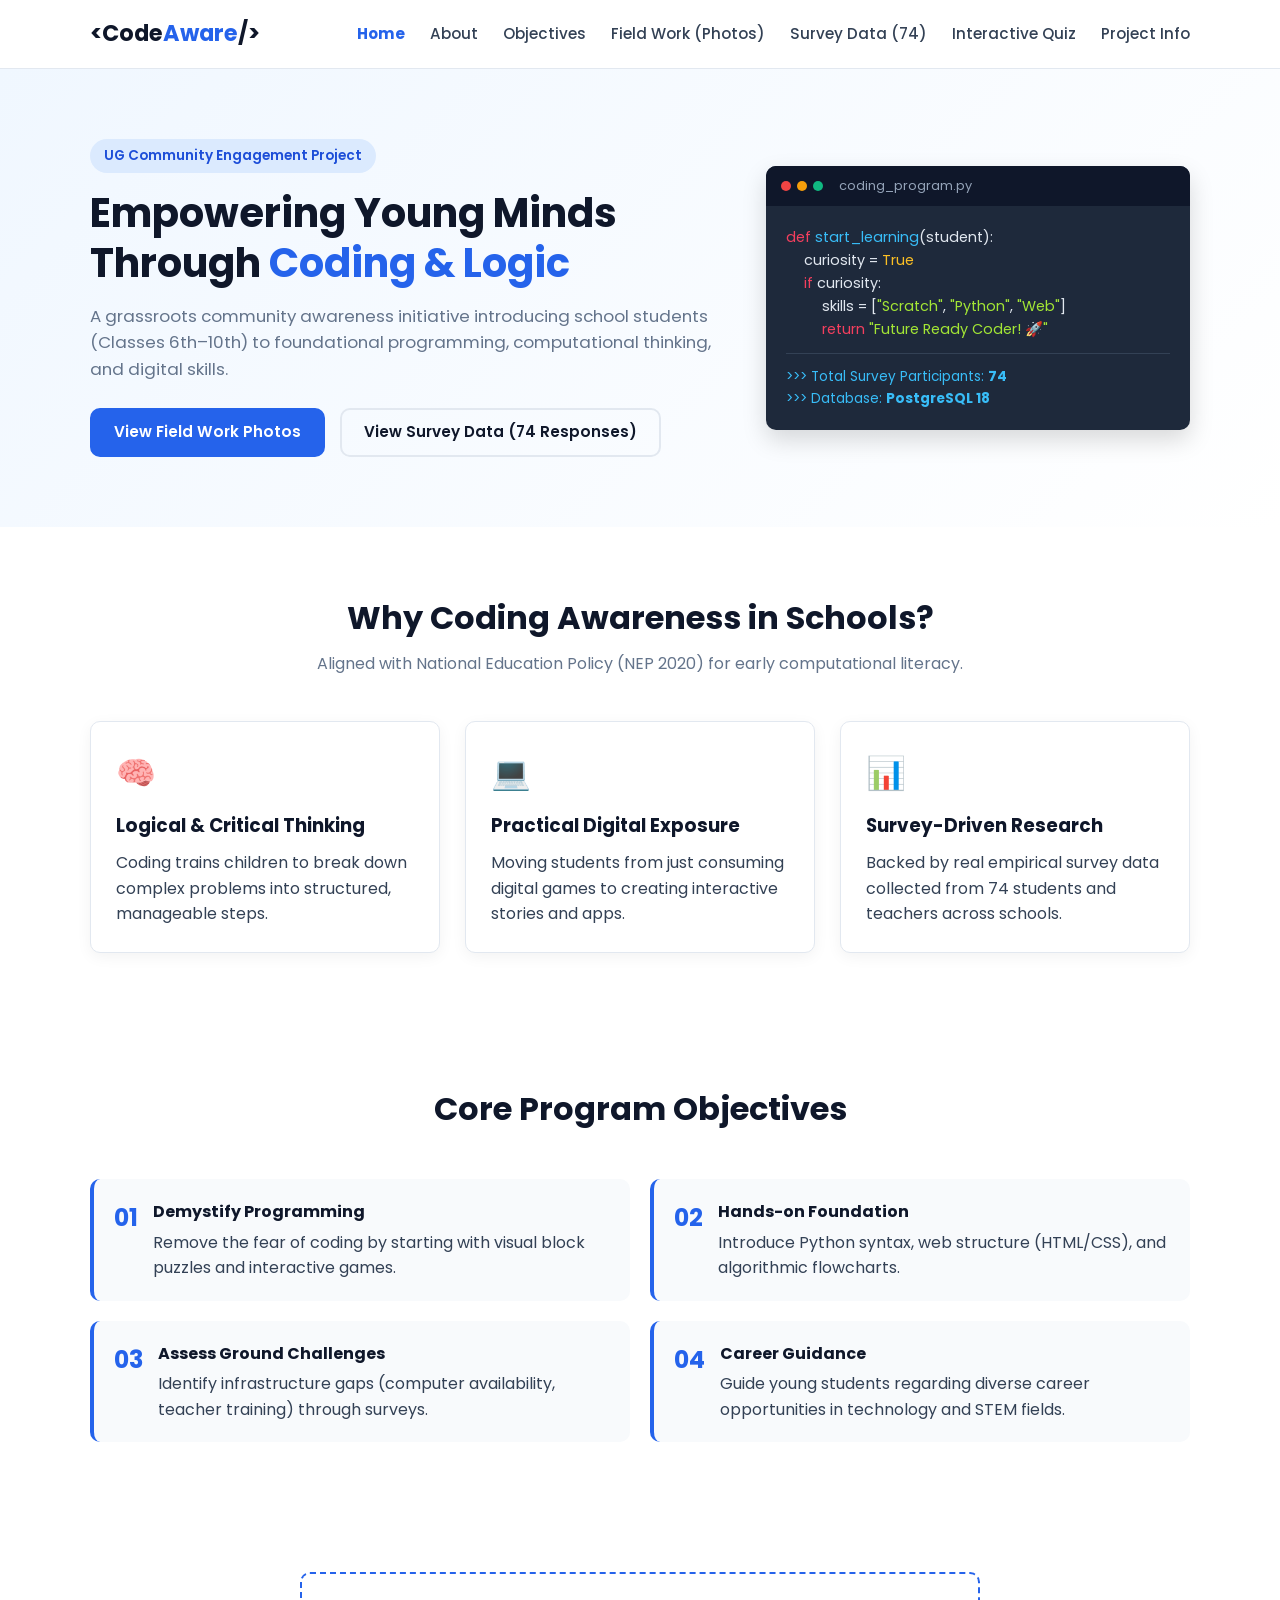
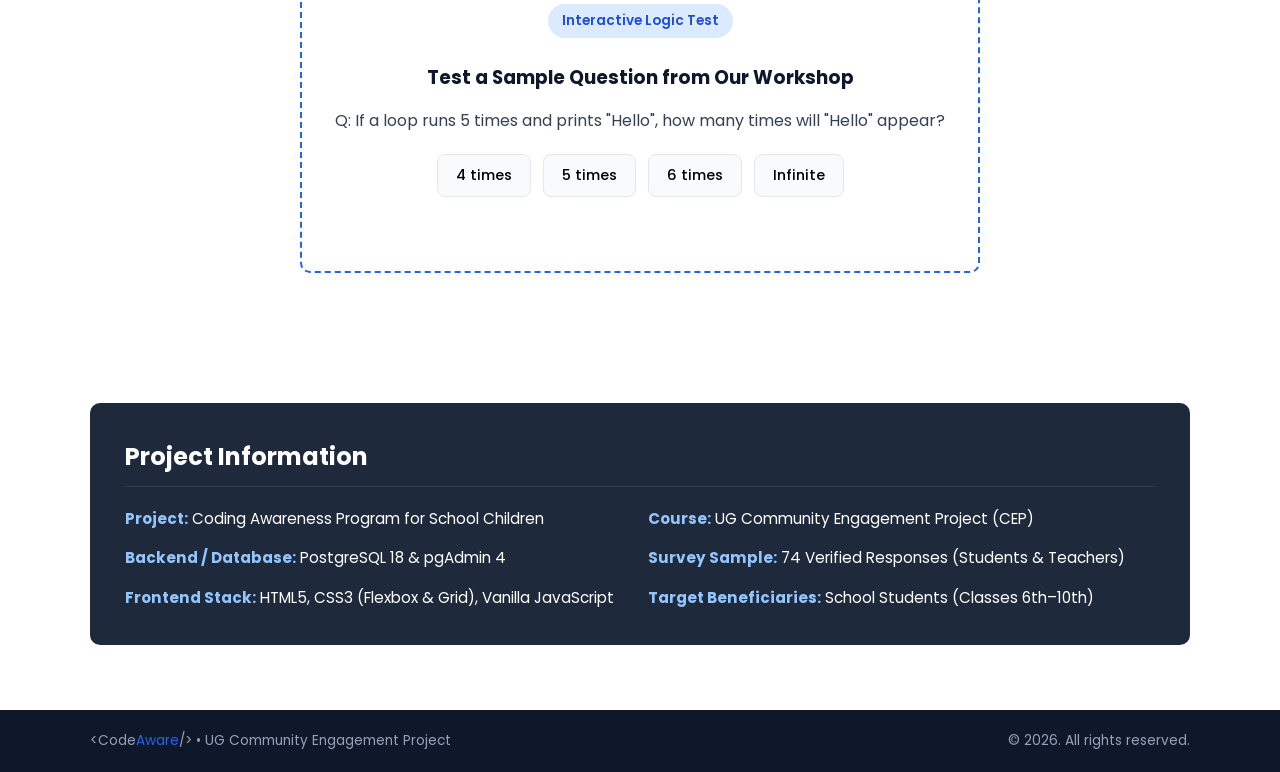
<file: index.html>
<!DOCTYPE html>
<html lang="en">
<head>
    <meta charset="UTF-8">
    <meta name="viewport" content="width=device-width, initial-scale=1.0">
    <title>Coding Awareness Program for School Children | UG CEP</title>
    <link rel="stylesheet" href="style.css">
    <!-- Clean Google Font -->
    <link rel="preconnect" href="https://fonts.googleapis.com">
    <link rel="preconnect" href="https://fonts.gstatic.com" crossorigin>
    <link href="https://fonts.googleapis.com/css2?family=Poppins:wght@300;400;500;600;700&display=swap" rel="stylesheet">
</head>
<body>

    <!-- ================= NAVBAR ================= -->
    <header class="navbar">
        <div class="container nav-content">
            <a href="index.html" class="logo">&lt;Code<span>Aware</span>/&gt;</a>
            <nav>
                <ul class="nav-links">
                    <li><a href="index.html" class="active-nav">Home</a></li>
                    <li><a href="#about">About</a></li>
                    <li><a href="#objectives">Objectives</a></li>
                    <li><a href="gallery.html">Field Work (Photos)</a></li>
                    <li><a href="survey.html">Survey Data (74)</a></li>
                    <li><a href="#quiz">Interactive Quiz</a></li>
                    <li><a href="#project-info">Project Info</a></li>
                </ul>
            </nav>
        </div>
    </header>

    <!-- ================= HERO SECTION ================= -->
    <section class="hero" id="hero">
        <div class="container hero-grid">
            <div class="hero-text">
                <span class="badge">UG Community Engagement Project</span>
                <h1>Empowering Young Minds Through <span>Coding & Logic</span></h1>
                <p>
                    A grassroots community awareness initiative introducing school students (Classes 6th–10th) to foundational programming, computational thinking, and digital skills.
                </p>
                <div class="hero-btns">
                    <a href="gallery.html" class="btn btn-primary">View Field Work Photos</a>
                    <a href="survey.html" class="btn btn-outline">View Survey Data (74 Responses)</a>
                </div>
            </div>
            <div class="hero-card">
                <div class="terminal-box">
                    <div class="terminal-header">
                        <span class="dot red"></span>
                        <span class="dot yellow"></span>
                        <span class="dot green"></span>
                        <span class="file-name">coding_program.py</span>
                    </div>
                    <div class="terminal-body">
                        <p><span class="keyword">def</span> <span class="func">start_learning</span>(student):</p>
                        <p class="indent-1">curiosity = <span class="val">True</span></p>
                        <p class="indent-1"><span class="keyword">if</span> curiosity:</p>
                        <p class="indent-2">skills = [<span class="str">"Scratch"</span>, <span class="str">"Python"</span>, <span class="str">"Web"</span>]</p>
                        <p class="indent-2"><span class="keyword">return</span> <span class="str">"Future Ready Coder! 🚀"</span></p>
                        <hr>
                        <p class="output-text">&gt;&gt;&gt; Total Survey Participants: <strong>74</strong></p>
                        <p class="output-text">&gt;&gt;&gt; Database: <strong>PostgreSQL 18</strong></p>
                    </div>
                </div>
            </div>
        </div>
    </section>

    <!-- ================= ABOUT SECTION ================= -->
    <section class="about" id="about">
        <div class="container">
            <div class="section-title">
                <h2>Why Coding Awareness in Schools?</h2>
                <p>Aligned with National Education Policy (NEP 2020) for early computational literacy.</p>
            </div>
            <div class="grid-3">
                <div class="card">
                    <div class="card-icon">🧠</div>
                    <h3>Logical &amp; Critical Thinking</h3>
                    <p>Coding trains children to break down complex problems into structured, manageable steps.</p>
                </div>
                <div class="card">
                    <div class="card-icon">💻</div>
                    <h3>Practical Digital Exposure</h3>
                    <p>Moving students from just consuming digital games to creating interactive stories and apps.</p>
                </div>
                <div class="card">
                    <div class="card-icon">📊</div>
                    <h3>Survey-Driven Research</h3>
                    <p>Backed by real empirical survey data collected from 74 students and teachers across schools.</p>
                </div>
            </div>
        </div>
    </section>

    <!-- ================= OBJECTIVES ================= -->
    <section class="objectives" id="objectives">
        <div class="container">
            <div class="section-title">
                <h2>Core Program Objectives</h2>
            </div>
            <div class="obj-grid">
                <div class="obj-card">
                    <div class="obj-no">01</div>
                    <div>
                        <h4>Demystify Programming</h4>
                        <p>Remove the fear of coding by starting with visual block puzzles and interactive games.</p>
                    </div>
                </div>
                <div class="obj-card">
                    <div class="obj-no">02</div>
                    <div>
                        <h4>Hands-on Foundation</h4>
                        <p>Introduce Python syntax, web structure (HTML/CSS), and algorithmic flowcharts.</p>
                    </div>
                </div>
                <div class="obj-card">
                    <div class="obj-no">03</div>
                    <div>
                        <h4>Assess Ground Challenges</h4>
                        <p>Identify infrastructure gaps (computer availability, teacher training) through surveys.</p>
                    </div>
                </div>
                <div class="obj-card">
                    <div class="obj-no">04</div>
                    <div>
                        <h4>Career Guidance</h4>
                        <p>Guide young students regarding diverse career opportunities in technology and STEM fields.</p>
                    </div>
                </div>
            </div>
        </div>
    </section>

    <!-- ================= INTERACTIVE MINI QUIZ ================= -->
    <section class="quiz-section" id="quiz">
        <div class="container">
            <div class="quiz-box">
                <span class="badge">Interactive Logic Test</span>
                <h3>Test a Sample Question from Our Workshop</h3>
                <p id="quizQuestion">Q: If a loop runs 5 times and prints "Hello", how many times will "Hello" appear?</p>
                <div class="quiz-options">
                    <button class="quiz-btn" onclick="checkAnswer(this, false)">4 times</button>
                    <button class="quiz-btn" onclick="checkAnswer(this, true)">5 times</button>
                    <button class="quiz-btn" onclick="checkAnswer(this, false)">6 times</button>
                    <button class="quiz-btn" onclick="checkAnswer(this, false)">Infinite</button>
                </div>
                <div id="quizResult" class="quiz-result"></div>
            </div>
        </div>
    </section>

    <!-- ================= PROJECT INFO / TEAM ================= -->
    <section class="project-info" id="project-info">
        <div class="container">
            <div class="info-box">
                <h2>Project Information</h2>
                <div class="info-grid">
                    <div><strong>Project:</strong> Coding Awareness Program for School Children</div>
                    <div><strong>Course:</strong> UG Community Engagement Project (CEP)</div>
                    <div><strong>Backend / Database:</strong> PostgreSQL 18 &amp; pgAdmin 4</div>
                    <div><strong>Survey Sample:</strong> 74 Verified Responses (Students &amp; Teachers)</div>
                    <div><strong>Frontend Stack:</strong> HTML5, CSS3 (Flexbox &amp; Grid), Vanilla JavaScript</div>
                    <div><strong>Target Beneficiaries:</strong> School Students (Classes 6th–10th)</div>
                </div>
            </div>
        </div>
    </section>

    <!-- ================= FOOTER ================= -->
    <footer class="footer">
        <div class="container footer-content">
            <p>&lt;Code<span>Aware</span>/&gt; • UG Community Engagement Project</p>
            <p>&copy; 2026. All rights reserved.</p>
        </div>
    </footer>

    <script src="script.js"></script>
</body>
</html>
</file>
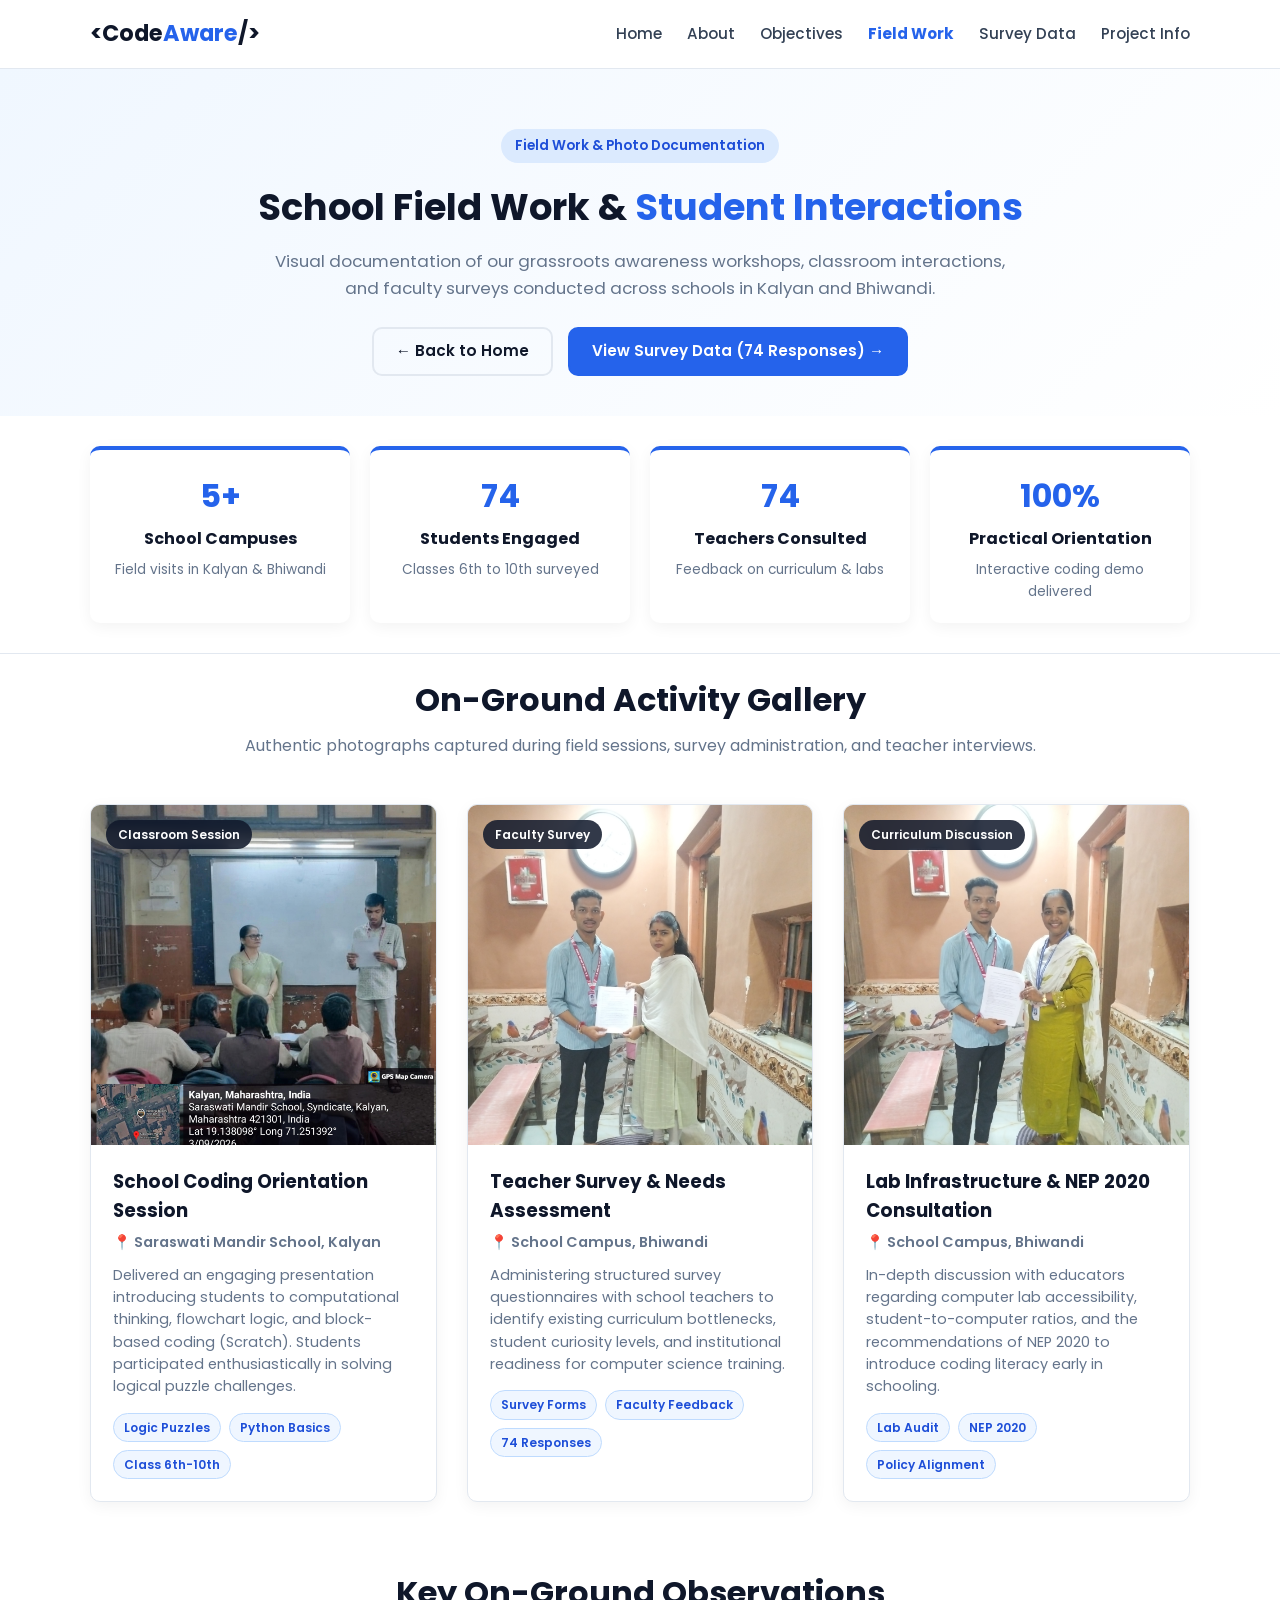
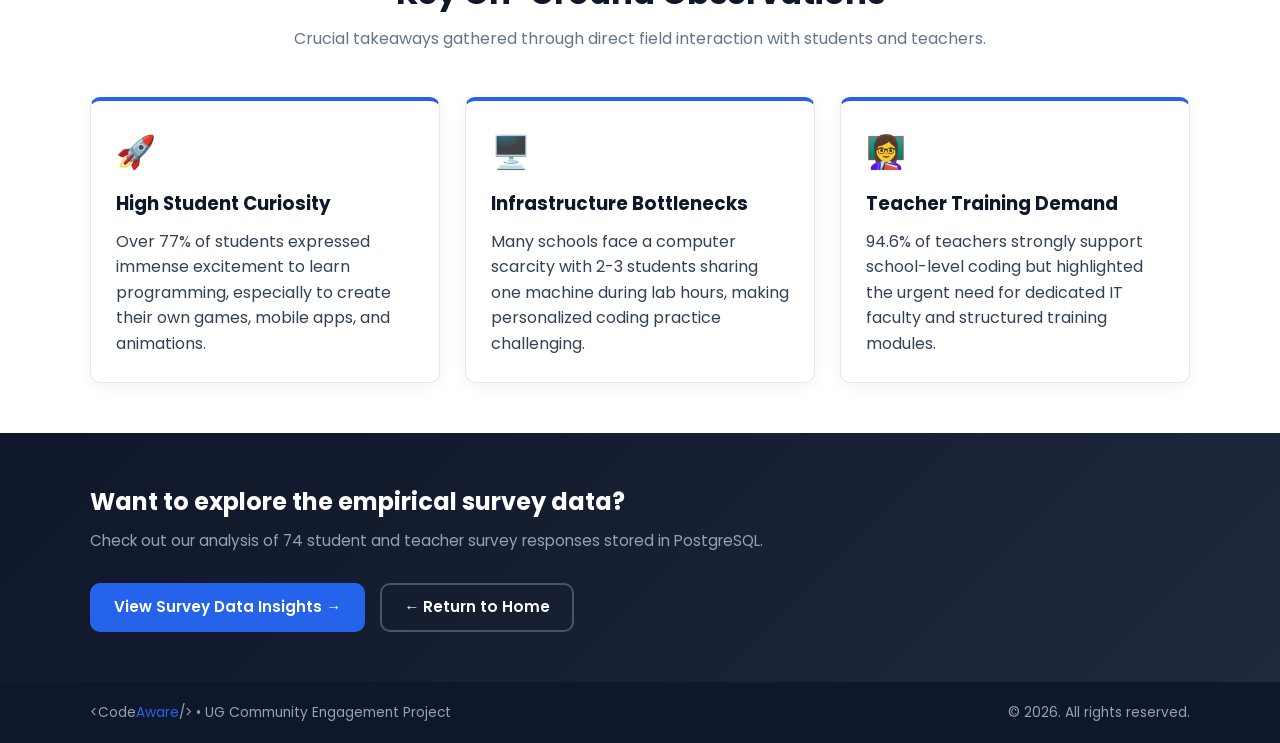
<file: gallery.html>
<!DOCTYPE html>
<html lang="en">
<head>
    <meta charset="UTF-8">
    <meta name="viewport" content="width=device-width, initial-scale=1.0">
    <title>Field Work Photos & Gallery | Coding Awareness Program</title>
    <link rel="stylesheet" href="style.css">
    <!-- Clean Google Font -->
    <link rel="preconnect" href="https://fonts.googleapis.com">
    <link rel="preconnect" href="https://fonts.gstatic.com" crossorigin>
    <link href="https://fonts.googleapis.com/css2?family=Poppins:wght@300;400;500;600;700&display=swap" rel="stylesheet">
</head>
<body>

    <!-- ================= NAVBAR ================= -->
    <header class="navbar">
        <div class="container nav-content">
            <a href="index.html" class="logo">&lt;Code<span>Aware</span>/&gt;</a>
            <nav>
                <ul class="nav-links">
                    <li><a href="index.html">Home</a></li>
                    <li><a href="index.html#about">About</a></li>
                    <li><a href="index.html#objectives">Objectives</a></li>
                    <li><a href="gallery.html" class="active-nav">Field Work</a></li>
                    <li><a href="survey.html">Survey Data</a></li>
                    <li><a href="index.html#project-info">Project Info</a></li>
                </ul>
            </nav>
        </div>
    </header>

    <!-- ================= PAGE HERO HEADER ================= -->
    <section class="page-header">
        <div class="container">
            <span class="badge">Field Work &amp; Photo Documentation</span>
            <h1>School Field Work &amp; <span>Student Interactions</span></h1>
            <p>
                Visual documentation of our grassroots awareness workshops, classroom interactions, and faculty surveys conducted across schools in Kalyan and Bhiwandi.
            </p>
            <div class="header-actions">
                <a href="index.html" class="btn btn-outline">← Back to Home</a>
                <a href="survey.html" class="btn btn-primary">View Survey Data (74 Responses) →</a>
            </div>
        </div>
    </section>

    <!-- ================= FIELD WORK STATS ================= -->
    <section class="field-stats-section">
        <div class="container">
            <div class="grid-4">
                <div class="stat-card mini">
                    <div class="stat-number">5+</div>
                    <h4>School Campuses</h4>
                    <p>Field visits in Kalyan &amp; Bhiwandi</p>
                </div>
                <div class="stat-card mini">
                    <div class="stat-number">74</div>
                    <h4>Students Engaged</h4>
                    <p>Classes 6th to 10th surveyed</p>
                </div>
                <div class="stat-card mini">
                    <div class="stat-number">74</div>
                    <h4>Teachers Consulted</h4>
                    <p>Feedback on curriculum &amp; labs</p>
                </div>
                <div class="stat-card mini">
                    <div class="stat-number">100%</div>
                    <h4>Practical Orientation</h4>
                    <p>Interactive coding demo delivered</p>
                </div>
            </div>
        </div>
    </section>

    <!-- ================= PHOTO GALLERY ================= -->
    <section class="gallery-section" style="padding-top: 20px;">
        <div class="container">
            <div class="section-title">
                <h2>On-Ground Activity Gallery</h2>
                <p>Authentic photographs captured during field sessions, survey administration, and teacher interviews.</p>
            </div>

            <div class="gallery-grid">
                <!-- Photo Card 1 -->
                <div class="gallery-card">
                    <div class="gallery-img-wrap">
                        <img src="school_session_kalyan.jpg" alt="Coding Awareness Session in Kalyan School">
                        <span class="gallery-badge">Classroom Session</span>
                    </div>
                    <div class="gallery-body">
                        <h3>School Coding Orientation Session</h3>
                        <p class="gallery-location">📍 Saraswati Mandir School, Kalyan</p>
                        <p>
                            Delivered an engaging presentation introducing students to computational thinking, flowchart logic, and block-based coding (Scratch). Students participated enthusiastically in solving logical puzzle challenges.
                        </p>
                        <div class="gallery-tags">
                            <span class="tag">Logic Puzzles</span>
                            <span class="tag">Python Basics</span>
                            <span class="tag">Class 6th-10th</span>
                        </div>
                    </div>
                </div>

                <!-- Photo Card 2 -->
                <div class="gallery-card">
                    <div class="gallery-img-wrap">
                        <img src="teacher_survey_bhiwandi_1.jpg" alt="Teacher Survey Interaction in Bhiwandi">
                        <span class="gallery-badge">Faculty Survey</span>
                    </div>
                    <div class="gallery-body">
                        <h3>Teacher Survey &amp; Needs Assessment</h3>
                        <p class="gallery-location">📍 School Campus, Bhiwandi</p>
                        <p>
                            Administering structured survey questionnaires with school teachers to identify existing curriculum bottlenecks, student curiosity levels, and institutional readiness for computer science training.
                        </p>
                        <div class="gallery-tags">
                            <span class="tag">Survey Forms</span>
                            <span class="tag">Faculty Feedback</span>
                            <span class="tag">74 Responses</span>
                        </div>
                    </div>
                </div>

                <!-- Photo Card 3 -->
                <div class="gallery-card">
                    <div class="gallery-img-wrap">
                        <img src="teacher_survey_bhiwandi_2.jpg" alt="Faculty Interaction & Discussion in Bhiwandi">
                        <span class="gallery-badge">Curriculum Discussion</span>
                    </div>
                    <div class="gallery-body">
                        <h3>Lab Infrastructure &amp; NEP 2020 Consultation</h3>
                        <p class="gallery-location">📍 School Campus, Bhiwandi</p>
                        <p>
                            In-depth discussion with educators regarding computer lab accessibility, student-to-computer ratios, and the recommendations of NEP 2020 to introduce coding literacy early in schooling.
                        </p>
                        <div class="gallery-tags">
                            <span class="tag">Lab Audit</span>
                            <span class="tag">NEP 2020</span>
                            <span class="tag">Policy Alignment</span>
                        </div>
                    </div>
                </div>
            </div>
        </div>
    </section>

    <!-- ================= FIELD OBSERVATIONS & FINDINGS ================= -->
    <section class="observations-section">
        <div class="container">
            <div class="section-title">
                <h2>Key On-Ground Observations</h2>
                <p>Crucial takeaways gathered through direct field interaction with students and teachers.</p>
            </div>

            <div class="grid-3">
                <div class="card observation-card">
                    <div class="card-icon">🚀</div>
                    <h3>High Student Curiosity</h3>
                    <p>Over 77% of students expressed immense excitement to learn programming, especially to create their own games, mobile apps, and animations.</p>
                </div>

                <div class="card observation-card">
                    <div class="card-icon">🖥️</div>
                    <h3>Infrastructure Bottlenecks</h3>
                    <p>Many schools face a computer scarcity with 2-3 students sharing one machine during lab hours, making personalized coding practice challenging.</p>
                </div>

                <div class="card observation-card">
                    <div class="card-icon">👩‍🏫</div>
                    <h3>Teacher Training Demand</h3>
                    <p>94.6% of teachers strongly support school-level coding but highlighted the urgent need for dedicated IT faculty and structured training modules.</p>
                </div>
            </div>
        </div>
    </section>

    <!-- ================= BOTTOM NAVIGATION CTA ================= -->
    <section class="cta-banner">
        <div class="container cta-content">
            <div>
                <h3>Want to explore the empirical survey data?</h3>
                <p>Check out our analysis of 74 student and teacher survey responses stored in PostgreSQL.</p>
            </div>
            <div class="cta-btns">
                <a href="survey.html" class="btn btn-primary">View Survey Data Insights →</a>
                <a href="index.html" class="btn btn-outline-white">← Return to Home</a>
            </div>
        </div>
    </section>

    <!-- ================= FOOTER ================= -->
    <footer class="footer">
        <div class="container footer-content">
            <p>&lt;Code<span>Aware</span>/&gt; • UG Community Engagement Project</p>
            <p>&copy; 2026. All rights reserved.</p>
        </div>
    </footer>

</body>
</html>
</file>
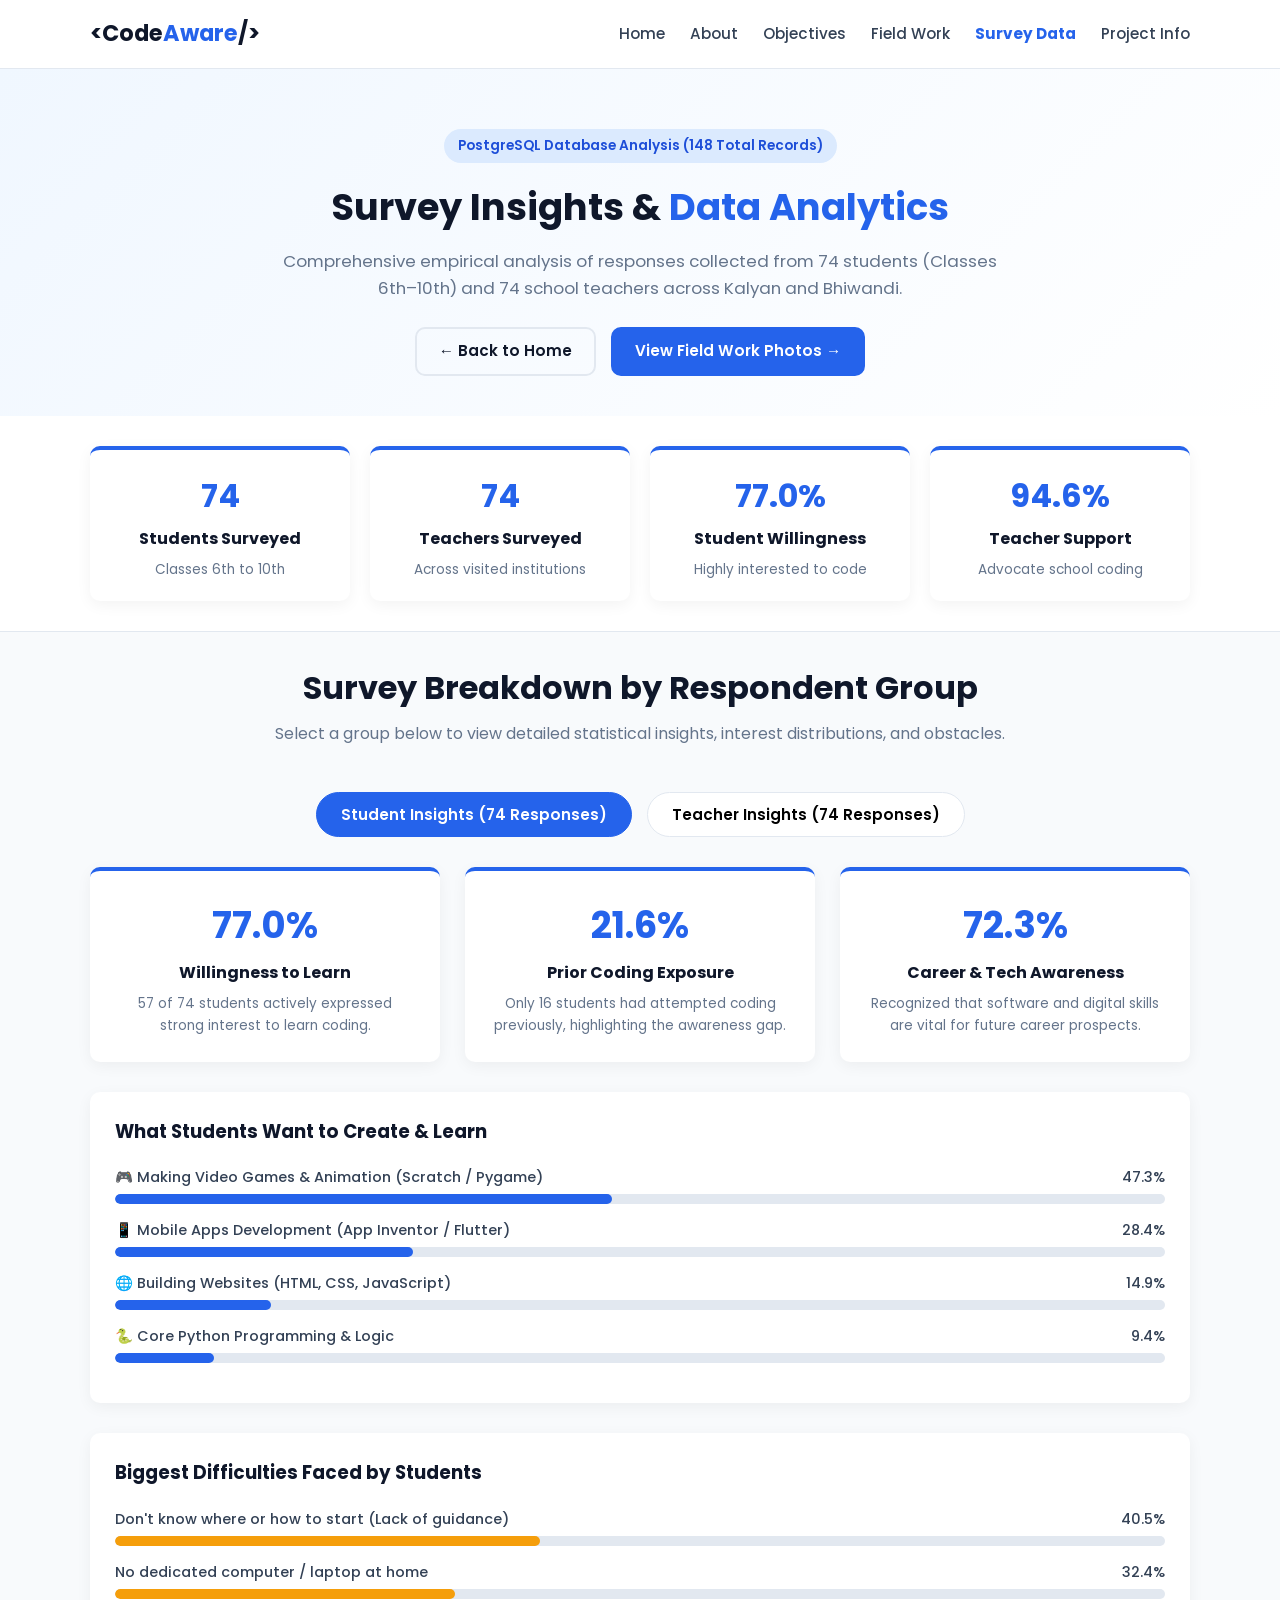
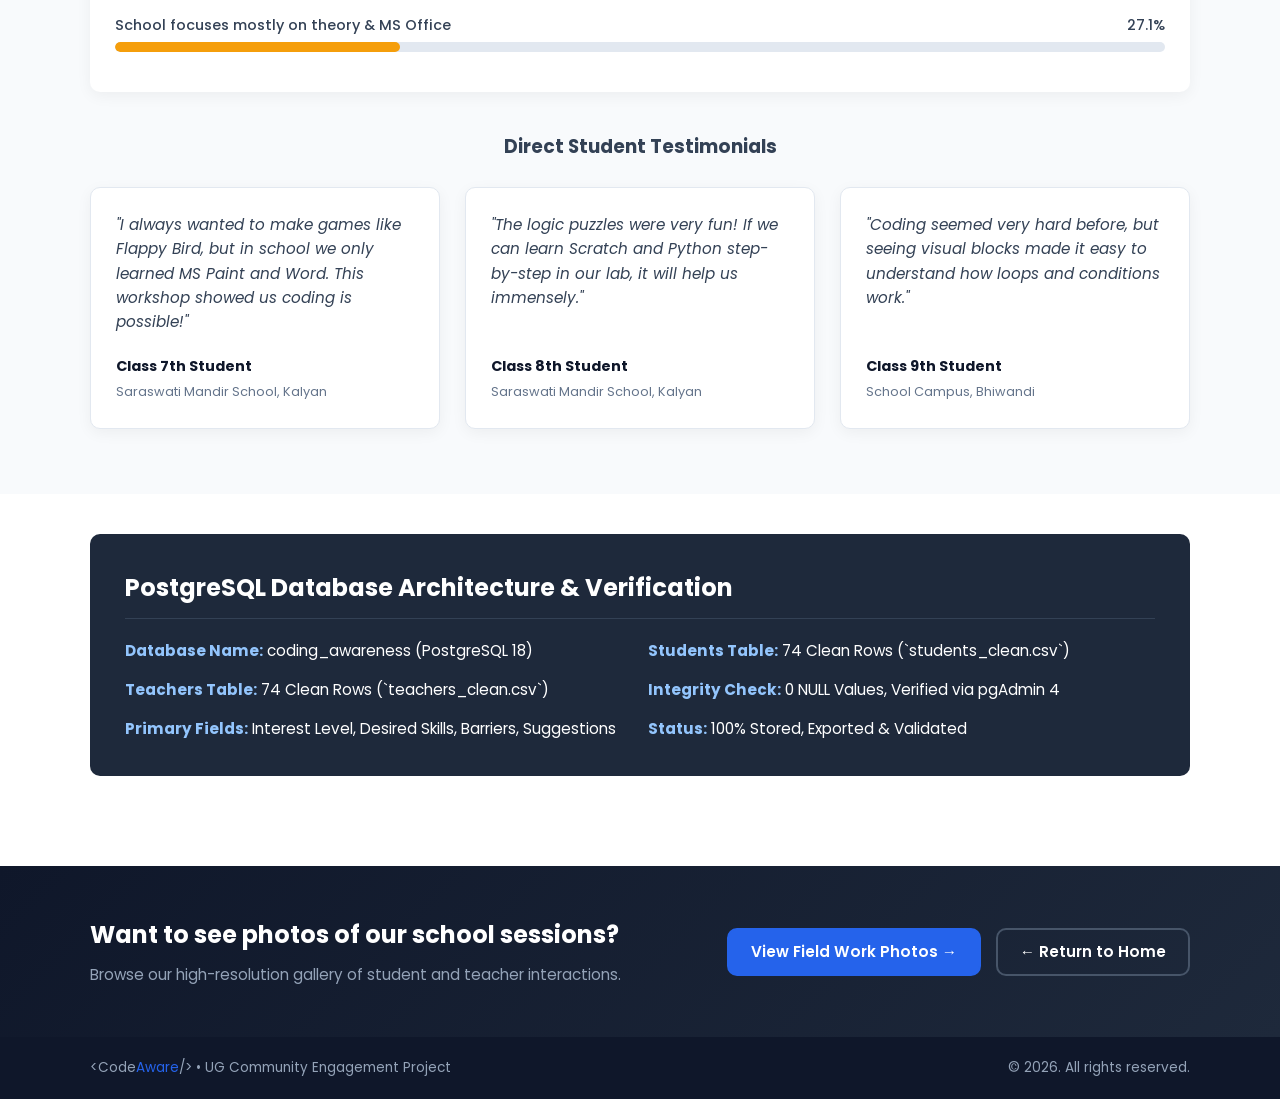
<file: survey.html>
<!DOCTYPE html>
<html lang="en">
<head>
    <meta charset="UTF-8">
    <meta name="viewport" content="width=device-width, initial-scale=1.0">
    <title>Survey Insights & Data Analytics | Coding Awareness Program</title>
    <link rel="stylesheet" href="style.css">
    <!-- Clean Google Font -->
    <link rel="preconnect" href="https://fonts.googleapis.com">
    <link rel="preconnect" href="https://fonts.gstatic.com" crossorigin>
    <link href="https://fonts.googleapis.com/css2?family=Poppins:wght@300;400;500;600;700&display=swap" rel="stylesheet">
</head>
<body>

    <!-- ================= NAVBAR ================= -->
    <header class="navbar">
        <div class="container nav-content">
            <a href="index.html" class="logo">&lt;Code<span>Aware</span>/&gt;</a>
            <nav>
                <ul class="nav-links">
                    <li><a href="index.html">Home</a></li>
                    <li><a href="index.html#about">About</a></li>
                    <li><a href="index.html#objectives">Objectives</a></li>
                    <li><a href="gallery.html">Field Work</a></li>
                    <li><a href="survey.html" class="active-nav">Survey Data</a></li>
                    <li><a href="index.html#project-info">Project Info</a></li>
                </ul>
            </nav>
        </div>
    </header>

    <!-- ================= PAGE HERO HEADER ================= -->
    <section class="page-header">
        <div class="container">
            <span class="badge">PostgreSQL Database Analysis (148 Total Records)</span>
            <h1>Survey Insights &amp; <span>Data Analytics</span></h1>
            <p>
                Comprehensive empirical analysis of responses collected from 74 students (Classes 6th–10th) and 74 school teachers across Kalyan and Bhiwandi.
            </p>
            <div class="header-actions">
                <a href="index.html" class="btn btn-outline">← Back to Home</a>
                <a href="gallery.html" class="btn btn-primary">View Field Work Photos →</a>
            </div>
        </div>
    </section>

    <!-- ================= TOP SUMMARY METRICS ================= -->
    <section class="field-stats-section">
        <div class="container">
            <div class="grid-4">
                <div class="stat-card mini">
                    <div class="stat-number">74</div>
                    <h4>Students Surveyed</h4>
                    <p>Classes 6th to 10th</p>
                </div>
                <div class="stat-card mini">
                    <div class="stat-number">74</div>
                    <h4>Teachers Surveyed</h4>
                    <p>Across visited institutions</p>
                </div>
                <div class="stat-card mini">
                    <div class="stat-number">77.0%</div>
                    <h4>Student Willingness</h4>
                    <p>Highly interested to code</p>
                </div>
                <div class="stat-card mini">
                    <div class="stat-number">94.6%</div>
                    <h4>Teacher Support</h4>
                    <p>Advocate school coding</p>
                </div>
            </div>
        </div>
    </section>

    <!-- ================= MAIN SURVEY DATA SECTION ================= -->
    <section class="survey" style="padding-top: 30px;">
        <div class="container">
            <div class="section-title">
                <h2>Survey Breakdown by Respondent Group</h2>
                <p>Select a group below to view detailed statistical insights, interest distributions, and obstacles.</p>
            </div>

            <!-- Tab Switcher -->
            <div class="tab-buttons">
                <button class="tab-btn active" id="btnStudents" onclick="showSurveyTab('students')">Student Insights (74 Responses)</button>
                <button class="tab-btn" id="btnTeachers" onclick="showSurveyTab('teachers')">Teacher Insights (74 Responses)</button>
            </div>

            <!-- ================= STUDENT INSIGHTS PANEL ================= -->
            <div id="studentsPanel" class="tab-panel active">
                <div class="grid-3 stats-row">
                    <div class="stat-card">
                        <div class="stat-number">77.0%</div>
                        <h4>Willingness to Learn</h4>
                        <p>57 of 74 students actively expressed strong interest to learn coding.</p>
                    </div>
                    <div class="stat-card">
                        <div class="stat-number">21.6%</div>
                        <h4>Prior Coding Exposure</h4>
                        <p>Only 16 students had attempted coding previously, highlighting the awareness gap.</p>
                    </div>
                    <div class="stat-card">
                        <div class="stat-number">72.3%</div>
                        <h4>Career &amp; Tech Awareness</h4>
                        <p>Recognized that software and digital skills are vital for future career prospects.</p>
                    </div>
                </div>

                <!-- Student Topic Preferences -->
                <div class="progress-section">
                    <h3>What Students Want to Create &amp; Learn</h3>
                    <div class="bar-group">
                        <div class="bar-label"><span>🎮 Making Video Games &amp; Animation (Scratch / Pygame)</span><span>47.3%</span></div>
                        <div class="bar-bg"><div class="bar-fill" style="width: 47.3%;"></div></div>
                    </div>
                    <div class="bar-group">
                        <div class="bar-label"><span>📱 Mobile Apps Development (App Inventor / Flutter)</span><span>28.4%</span></div>
                        <div class="bar-bg"><div class="bar-fill" style="width: 28.4%;"></div></div>
                    </div>
                    <div class="bar-group">
                        <div class="bar-label"><span>🌐 Building Websites (HTML, CSS, JavaScript)</span><span>14.9%</span></div>
                        <div class="bar-bg"><div class="bar-fill" style="width: 14.9%;"></div></div>
                    </div>
                    <div class="bar-group">
                        <div class="bar-label"><span>🐍 Core Python Programming &amp; Logic</span><span>9.4%</span></div>
                        <div class="bar-bg"><div class="bar-fill" style="width: 9.4%;"></div></div>
                    </div>
                </div>

                <!-- Student Barriers -->
                <div class="progress-section">
                    <h3>Biggest Difficulties Faced by Students</h3>
                    <div class="bar-group">
                        <div class="bar-label"><span>Don't know where or how to start (Lack of guidance)</span><span>40.5%</span></div>
                        <div class="bar-bg"><div class="bar-fill orange" style="width: 40.5%;"></div></div>
                    </div>
                    <div class="bar-group">
                        <div class="bar-label"><span>No dedicated computer / laptop at home</span><span>32.4%</span></div>
                        <div class="bar-bg"><div class="bar-fill orange" style="width: 32.4%;"></div></div>
                    </div>
                    <div class="bar-group">
                        <div class="bar-label"><span>School focuses mostly on theory &amp; MS Office</span><span>27.1%</span></div>
                        <div class="bar-bg"><div class="bar-fill orange" style="width: 27.1%;"></div></div>
                    </div>
                </div>

                <!-- Student Feedback Quotes -->
                <div class="section-title" style="margin-top: 40px; margin-bottom: 25px;">
                    <h3>Direct Student Testimonials</h3>
                </div>
                <div class="grid-3">
                    <div class="quote-card">
                        <p class="quote-text">"I always wanted to make games like Flappy Bird, but in school we only learned MS Paint and Word. This workshop showed us coding is possible!"</p>
                        <div class="quote-author">
                            <strong>Class 7th Student</strong>
                            <span>Saraswati Mandir School, Kalyan</span>
                        </div>
                    </div>
                    <div class="quote-card">
                        <p class="quote-text">"The logic puzzles were very fun! If we can learn Scratch and Python step-by-step in our lab, it will help us immensely."</p>
                        <div class="quote-author">
                            <strong>Class 8th Student</strong>
                            <span>Saraswati Mandir School, Kalyan</span>
                        </div>
                    </div>
                    <div class="quote-card">
                        <p class="quote-text">"Coding seemed very hard before, but seeing visual blocks made it easy to understand how loops and conditions work."</p>
                        <div class="quote-author">
                            <strong>Class 9th Student</strong>
                            <span>School Campus, Bhiwandi</span>
                        </div>
                    </div>
                </div>
            </div>

            <!-- ================= TEACHER INSIGHTS PANEL ================= -->
            <div id="teachersPanel" class="tab-panel">
                <div class="grid-3 stats-row">
                    <div class="stat-card">
                        <div class="stat-number">94.6%</div>
                        <h4>Advocate School Coding</h4>
                        <p>70 of 74 educators agree coding should be integral to the standard school curriculum.</p>
                    </div>
                    <div class="stat-card">
                        <div class="stat-number">78.4%</div>
                        <h4>Rated "Very Useful"</h4>
                        <p>58 teachers rated our awareness program and student orientation as exceptionally beneficial.</p>
                    </div>
                    <div class="stat-card">
                        <div class="stat-number">85.1%</div>
                        <h4>Noticed Student Spark</h4>
                        <p>Observed enhanced enthusiasm and computational curiosity among students post-session.</p>
                    </div>
                </div>

                <!-- Teacher Challenges -->
                <div class="progress-section">
                    <h3>Top Institutional Barriers Highlighted by Teachers</h3>
                    <div class="bar-group">
                        <div class="bar-label"><span>Shortage of Qualified / Trained Computer Science Teachers</span><span>64.9%</span></div>
                        <div class="bar-bg"><div class="bar-fill orange" style="width: 64.9%;"></div></div>
                    </div>
                    <div class="bar-group">
                        <div class="bar-label"><span>Insufficient / Aging Computer Lab Hardware</span><span>54.1%</span></div>
                        <div class="bar-bg"><div class="bar-fill orange" style="width: 54.1%;"></div></div>
                    </div>
                    <div class="bar-group">
                        <div class="bar-label"><span>Lack of Structured Hands-On Curriculum for Kids</span><span>45.9%</span></div>
                        <div class="bar-bg"><div class="bar-fill orange" style="width: 45.9%;"></div></div>
                    </div>
                    <div class="bar-group">
                        <div class="bar-label"><span>Academic Time Pressure for Board Exam Subjects</span><span>35.1%</span></div>
                        <div class="bar-bg"><div class="bar-fill orange" style="width: 35.1%;"></div></div>
                    </div>
                </div>

                <!-- Teacher Feedback Quotes -->
                <div class="section-title" style="margin-top: 40px; margin-bottom: 25px;">
                    <h3>Direct Teacher Testimonials</h3>
                </div>
                <div class="grid-3">
                    <div class="quote-card">
                        <p class="quote-text">"Schools must move beyond conventional computer literacy. Introducing logic and block coding early will prepare our students for NEP 2020 objectives."</p>
                        <div class="quote-author">
                            <strong>Computer Teacher</strong>
                            <span>Secondary Section</span>
                        </div>
                    </div>
                    <div class="quote-card">
                        <p class="quote-text">"Hands-on demonstrations help remove fear. The biggest challenge is having regular workshops and updated computer systems for each child."</p>
                        <div class="quote-author">
                            <strong>Science &amp; Maths Faculty</strong>
                            <span>Kalyan Campus</span>
                        </div>
                    </div>
                    <div class="quote-card">
                        <p class="quote-text">"We appreciate college student initiatives like this. Conducting regular weekend bootcamps would create a lasting impact in local schools."</p>
                        <div class="quote-author">
                            <strong>Headmistress / Senior Faculty</strong>
                            <span>Bhiwandi Campus</span>
                        </div>
                    </div>
                </div>
            </div>
        </div>
    </section>

    <!-- ================= DATABASE ARCHITECTURE INFO ================= -->
    <section class="project-info" style="background-color: var(--white); padding: 40px 0;">
        <div class="container">
            <div class="info-box">
                <h2>PostgreSQL Database Architecture &amp; Verification</h2>
                <div class="info-grid">
                    <div><strong>Database Name:</strong> coding_awareness (PostgreSQL 18)</div>
                    <div><strong>Students Table:</strong> 74 Clean Rows (`students_clean.csv`)</div>
                    <div><strong>Teachers Table:</strong> 74 Clean Rows (`teachers_clean.csv`)</div>
                    <div><strong>Integrity Check:</strong> 0 NULL Values, Verified via pgAdmin 4</div>
                    <div><strong>Primary Fields:</strong> Interest Level, Desired Skills, Barriers, Suggestions</div>
                    <div><strong>Status:</strong> 100% Stored, Exported &amp; Validated</div>
                </div>
            </div>
        </div>
    </section>

    <!-- ================= BOTTOM NAVIGATION CTA ================= -->
    <section class="cta-banner">
        <div class="container cta-content">
            <div>
                <h3>Want to see photos of our school sessions?</h3>
                <p>Browse our high-resolution gallery of student and teacher interactions.</p>
            </div>
            <div class="cta-btns">
                <a href="gallery.html" class="btn btn-primary">View Field Work Photos →</a>
                <a href="index.html" class="btn btn-outline-white">← Return to Home</a>
            </div>
        </div>
    </section>

    <!-- ================= FOOTER ================= -->
    <footer class="footer">
        <div class="container footer-content">
            <p>&lt;Code<span>Aware</span>/&gt; • UG Community Engagement Project</p>
            <p>&copy; 2026. All rights reserved.</p>
        </div>
    </footer>

    <script src="script.js"></script>
</body>
</html>
</file>
<file: style.css>
/* ================= GLOBAL RESETS & VARIABLES ================= */
  :root {
      --primary: #2563eb;
      --primary-dark: #1d4ed8;
      --secondary: #0f172a;
      --accent: #f59e0b;
      --bg-light: #f8fafc;
      --white: #ffffff;
      --text-dark: #334155;
      --text-muted: #64748b;
      --border: #e2e8f0;
      --radius: 10px;
      --shadow: 0 4px 15px rgba(0, 0, 0, 0.05);
  }

  * {
      margin: 0;
      padding: 0;
      box-sizing: border-box;
      font-family: 'Poppins', sans-serif;
  }

  html {
      scroll-behavior: smooth;
  }

  body {
      background-color: var(--white);
      color: var(--text-dark);
      line-height: 1.6;
  }

  .container {
      max-width: 1140px;
      margin: 0 auto;
      padding: 0 20px;
  }

  /* ================= NAVBAR ================= */
  .navbar {
      background-color: var(--white);
      border-bottom: 1px solid var(--border);
      position: sticky;
      top: 0;
      z-index: 100;
      padding: 16px 0;
  }

  .nav-content {
      display: flex;
      justify-content: space-between;
      align-items: center;
  }

  .logo {
      font-size: 1.4rem;
      font-weight: 700;
      color: var(--secondary);
      text-decoration: none;
  }

  .logo span {
      color: var(--primary);
  }

  .nav-links {
      display: flex;
      list-style: none;
      gap: 25px;
  }

  .nav-links a {
      text-decoration: none;
      color: var(--text-dark);
      font-weight: 500;
      font-size: 0.95rem;
      transition: color 0.2s;
  }

  .nav-links a:hover {
      color: var(--primary);
  }

  /* ================= HERO SECTION ================= */
  .hero {
      padding: 70px 0;
      background: linear-gradient(135deg, #f0f7ff 0%, #ffffff 100%);
  }

  .hero-grid {
      display: grid;
      grid-template-columns: 1.2fr 0.8fr;
      gap: 40px;
      align-items: center;
  }

  .badge {
      display: inline-block;
      background-color: #dbeafe;
      color: var(--primary-dark);
      font-size: 0.85rem;
      font-weight: 600;
      padding: 6px 14px;
      border-radius: 50px;
      margin-bottom: 15px;
  }

  .hero-text h1 {
      font-size: 2.5rem;
      line-height: 1.25;
      color: var(--secondary);
      margin-bottom: 15px;
  }

  .hero-text h1 span {
      color: var(--primary);
  }

  .hero-text p {
      color: var(--text-muted);
      font-size: 1.05rem;
      margin-bottom: 25px;
  }

  .hero-btns {
      display: flex;
      gap: 15px;
  }

  .btn {
      display: inline-block;
      padding: 10px 22px;
      border-radius: var(--radius);
      text-decoration: none;
      font-weight: 600;
      font-size: 0.95rem;
      transition: all 0.2s ease;
  }

  .btn-primary {
      background-color: var(--primary);
      color: var(--white);
      border: 2px solid var(--primary);
  }

  .btn-primary:hover {
      background-color: var(--primary-dark);
      border-color: var(--primary-dark);
  }

  .btn-outline {
      background-color: transparent;
      color: var(--secondary);
      border: 2px solid var(--border);
  }

  .btn-outline:hover {
      border-color: var(--primary);
      color: var(--primary);
  }

  /* Hero Terminal Preview */
  .terminal-box {
      background-color: #1e293b;
      color: #e2e8f0;
      border-radius: var(--radius);
      overflow: hidden;
      box-shadow: 0 10px 25px rgba(0,0,0,0.15);
  }

  .terminal-header {
      background-color: #0f172a;
      padding: 10px 15px;
      display: flex;
      align-items: center;
      gap: 6px;
  }

  .dot {
      width: 10px;
      height: 10px;
      border-radius: 50%;
  }
  .red { background: #ef4444; }
  .yellow { background: #f59e0b; }
  .green { background: #10b981; }

  .file-name {
      color: #94a3b8;
      font-size: 0.8rem;
      margin-left: 10px;
  }

  .terminal-body {
      padding: 20px;
      font-family: monospace;
      font-size: 0.9rem;
  }

  .terminal-body hr {
      border: 0;
      border-top: 1px solid #334155;
      margin: 12px 0;
  }

  .keyword { color: #f43f5e; }
  .func { color: #38bdf8; }
  .str { color: #a3e635; }
  .val { color: #fbbf24; }
  .indent-1 { padding-left: 18px; }
  .indent-2 { padding-left: 36px; }
  .output-text { color: #38bdf8; font-size: 0.85rem; }

  /* ================= SECTION HEADINGS ================= */
  .section-title {
      text-align: center;
      margin-bottom: 45px;
  }

  .section-title h2 {
      font-size: 2rem;
      color: var(--secondary);
      margin-bottom: 8px;
  }

  .section-title p {
      color: var(--text-muted);
  }

  /* ================= GRIDS & CARDS ================= */
  .grid-3 {
      display: grid;
      grid-template-columns: repeat(auto-fit, minmax(300px, 1fr));
      gap: 25px;
  }

  .grid-4 {
      display: grid;
      grid-template-columns: repeat(auto-fit, minmax(240px, 1fr));
      gap: 20px;
  }

  .about, .objectives, .gallery-section, .survey, .feedback, .project-info, .quiz-section {
      padding: 65px 0;
  }

  .card {
      background: var(--white);
      border: 1px solid var(--border);
      border-radius: var(--radius);
      padding: 25px;
      box-shadow: var(--shadow);
  }

  .card-icon {
      font-size: 2rem;
      margin-bottom: 12px;
  }

  .card h3 {
      color: var(--secondary);
      margin-bottom: 10px;
      font-size: 1.15rem;
  }

  /* Objectives List */
  .obj-grid {
      display: grid;
      grid-template-columns: 1fr 1fr;
      gap: 20px;
  }

  .obj-card {
      display: flex;
      align-items: flex-start;
      gap: 15px;
      background: var(--bg-light);
      border-radius: var(--radius);
      padding: 20px;
      border-left: 4px solid var(--primary);
  }

  .obj-no {
      font-size: 1.5rem;
      font-weight: 700;
      color: var(--primary);
  }

  .obj-card h4 {
      color: var(--secondary);
      margin-bottom: 5px;
  }

  /* ================= GALLERY & FIELD WORK ================= */
  .gallery-grid {
      display: grid;
      grid-template-columns: repeat(auto-fit, minmax(320px, 1fr));
      gap: 30px;
  }

  .gallery-card {
      background: var(--white);
      border: 1px solid var(--border);
      border-radius: var(--radius);
      overflow: hidden;
      box-shadow: var(--shadow);
      transition: transform 0.3s ease, box-shadow 0.3s ease;
      display: flex;
      flex-direction: column;
  }

  .gallery-card:hover {
      transform: translateY(-6px);
      box-shadow: 0 12px 28px rgba(0, 0, 0, 0.1);
  }

  .gallery-img-wrap {
      width: 100%;
      height: 340px;
      position: relative;
      overflow: hidden;
      background-color: #f1f5f9;
  }

  .gallery-img-wrap img {
      width: 100%;
      height: 100%;
      object-fit: cover;
      object-position: center top;
      transition: transform 0.4s ease;
      display: block;
  }

  .gallery-card:hover .gallery-img-wrap img {
      transform: scale(1.03);
  }

  .gallery-badge {
      position: absolute;
      top: 15px;
      left: 15px;
      background: rgba(15, 23, 42, 0.85);
      backdrop-filter: blur(4px);
      color: #ffffff;
      font-size: 0.75rem;
      font-weight: 600;
      padding: 5px 12px;
      border-radius: 50px;
  }

  .gallery-body {
      padding: 22px;
      flex-grow: 1;
      display: flex;
      flex-direction: column;
  }

  .gallery-body h3 {
      font-size: 1.15rem;
      color: var(--secondary);
      margin-bottom: 6px;
  }

  .gallery-location {
      font-size: 0.82rem;
      font-weight: 600;
      color: var(--primary);
      margin-bottom: 10px;
  }

  .gallery-body p {
      font-size: 0.9rem;
      color: var(--text-muted);
      line-height: 1.55;
  }

  /* ================= SURVEY SECTION ================= */
  .survey {
      background-color: var(--bg-light);
  }

  .tab-buttons {
      display: flex;
      justify-content: center;
      gap: 15px;
      margin-bottom: 30px;
  }

  .tab-btn {
      background: var(--white);
      border: 1px solid var(--border);
      padding: 10px 24px;
      border-radius: 30px;
      font-weight: 600;
      cursor: pointer;
      transition: all 0.2s;
      font-size: 0.95rem;
  }

  .tab-btn.active {
      background: var(--primary);
      color: var(--white);
      border-color: var(--primary);
  }

  .tab-panel {
      display: none;
  }

  .tab-panel.active {
      display: block;
  }

  .stat-card {
      background: var(--white);
      border-radius: var(--radius);
      padding: 25px;
      text-align: center;
      box-shadow: var(--shadow);
      border-top: 4px solid var(--primary);
  }

  .stat-number {
      font-size: 2.3rem;
      font-weight: 700;
      color: var(--primary);
      margin-bottom: 5px;
  }

  .stat-card h4 {
      margin-bottom: 8px;
      color: var(--secondary);
  }

  .stat-card p {
      font-size: 0.85rem;
      color: var(--text-muted);
  }

  .progress-section {
      background: var(--white);
      margin-top: 30px;
      padding: 25px;
      border-radius: var(--radius);
      box-shadow: var(--shadow);
  }

  .progress-section h3 {
      margin-bottom: 20px;
      font-size: 1.15rem;
      color: var(--secondary);
  }

  .bar-group {
      margin-bottom: 15px;
  }

  .bar-label {
      display: flex;
      justify-content: space-between;
      font-size: 0.9rem;
      font-weight: 500;
      margin-bottom: 5px;
  }

  .bar-bg {
      height: 10px;
      background: #e2e8f0;
      border-radius: 10px;
      overflow: hidden;
  }

  .bar-fill {
      height: 100%;
      background: var(--primary);
      border-radius: 10px;
  }

  .bar-fill.orange {
      background: var(--accent);
  }

  /* ================= QUIZ SECTION ================= */
  .quiz-box {
      background: var(--white);
      border: 2px dashed var(--primary);
      border-radius: var(--radius);
      padding: 30px;
      text-align: center;
      max-width: 680px;
      margin: 0 auto;
  }

  .quiz-box h3 {
      margin: 10px 0 15px 0;
      color: var(--secondary);
  }

  .quiz-options {
      display: flex;
      justify-content: center;
      flex-wrap: wrap;
      gap: 12px;
      margin: 20px 0;
  }

  .quiz-btn {
      background: var(--bg-light);
      border: 1px solid var(--border);
      padding: 10px 18px;
      border-radius: 8px;
      font-size: 0.9rem;
      font-weight: 500;
      cursor: pointer;
      transition: all 0.2s;
  }

  .quiz-btn:hover {
      background: #e2e8f0;
  }

  .quiz-result {
      font-weight: 600;
      min-height: 24px;
  }

  /* ================= FEEDBACK QUOTES ================= */
  .quote-card {
      background: var(--white);
      border: 1px solid var(--border);
      border-radius: var(--radius);
      padding: 25px;
      box-shadow: var(--shadow);
      display: flex;
      flex-direction: column;
      justify-content: space-between;
  }

  .quote-text {
      font-style: italic;
      color: var(--text-dark);
      margin-bottom: 20px;
      font-size: 0.95rem;
  }

  .quote-author strong {
      display: block;
      color: var(--secondary);
      font-size: 0.9rem;
  }

  .quote-author span {
      font-size: 0.8rem;
      color: var(--text-muted);
  }

  /* ================= PROJECT INFO BOX ================= */
  .info-box {
      background: #1e293b;
      color: var(--white);
      padding: 35px;
      border-radius: var(--radius);
  }

  .info-box h2 {
      margin-bottom: 20px;
      font-size: 1.5rem;
      border-bottom: 1px solid #334155;
      padding-bottom: 10px;
  }

  .info-grid {
      display: grid;
      grid-template-columns: 1fr 1fr;
      gap: 15px;
      font-size: 0.95rem;
  }

  .info-grid strong {
      color: #93c5fd;
  }

  /* ================= FOOTER ================= */
  .footer {
      background: var(--secondary);
      color: #94a3b8;
      padding: 20px 0;
      font-size: 0.85rem;
  }

  .footer-content {
      display: flex;
      justify-content: space-between;
      align-items: center;
  }

  .footer span {
      color: var(--primary);
  }

  /* ================= SUB-PAGE & NAVIGATION STYLES ================= */
  .active-nav {
      color: var(--primary) !important;
      font-weight: 700 !important;
  }

  .page-header {
      padding: 60px 0 40px 0;
      background: linear-gradient(135deg, #f0f7ff 0%, #ffffff 100%);
      text-align: center;
  }

  .page-header h1 {
      font-size: 2.3rem;
      color: var(--secondary);
      margin-bottom: 12px;
  }

  .page-header h1 span {
      color: var(--primary);
  }

  .page-header p {
      max-width: 750px;
      margin: 0 auto 25px auto;
      color: var(--text-muted);
      font-size: 1.05rem;
  }

  .header-actions {
      display: flex;
      justify-content: center;
      gap: 15px;
      flex-wrap: wrap;
  }

  .field-stats-section {
      padding: 30px 0;
      background-color: var(--white);
      border-bottom: 1px solid var(--border);
  }

  .stat-card.mini {
      padding: 20px;
  }

  .stat-card.mini .stat-number {
      font-size: 2rem;
  }

  .gallery-tags {
      display: flex;
      flex-wrap: wrap;
      gap: 8px;
      margin-top: 15px;
  }

  .tag {
      background-color: #eff6ff;
      color: var(--primary-dark);
      font-size: 0.75rem;
      font-weight: 600;
      padding: 4px 10px;
      border-radius: 20px;
      border: 1px solid #bfdbfe;
  }

  .observation-card {
      border-top: 4px solid var(--primary);
  }

  .cta-banner {
      background: linear-gradient(135deg, var(--secondary) 0%, #1e293b 100%);
      color: var(--white);
      padding: 50px 0;
      margin-top: 50px;
  }

  .cta-content {
      display: flex;
      justify-content: space-between;
      align-items: center;
      gap: 30px;
      flex-wrap: wrap;
  }

  .cta-content h3 {
      font-size: 1.5rem;
      margin-bottom: 8px;
  }

  .cta-content p {
      color: #94a3b8;
      font-size: 0.95rem;
  }

  .cta-btns {
      display: flex;
      gap: 15px;
      flex-wrap: wrap;
  }

  .btn-outline-white {
      background-color: transparent;
      color: var(--white);
      border: 2px solid #475569;
  }

  .btn-outline-white:hover {
      border-color: var(--white);
      background-color: rgba(255, 255, 255, 0.1);
  }

  /* ================= RESPONSIVE ================= */
  @media (max-width: 768px) {
      .hero-grid, .obj-grid, .info-grid, .cta-content {
          grid-template-columns: 1fr;
          flex-direction: column;
          text-align: center;
      }
      .cta-btns, .hero-btns, .header-actions {
          justify-content: center;
      }
      .nav-links {
          display: none; /* simple mobile view */
      }
      .hero-text h1, .page-header h1 {
          font-size: 1.85rem;
      }
  }
</file>
